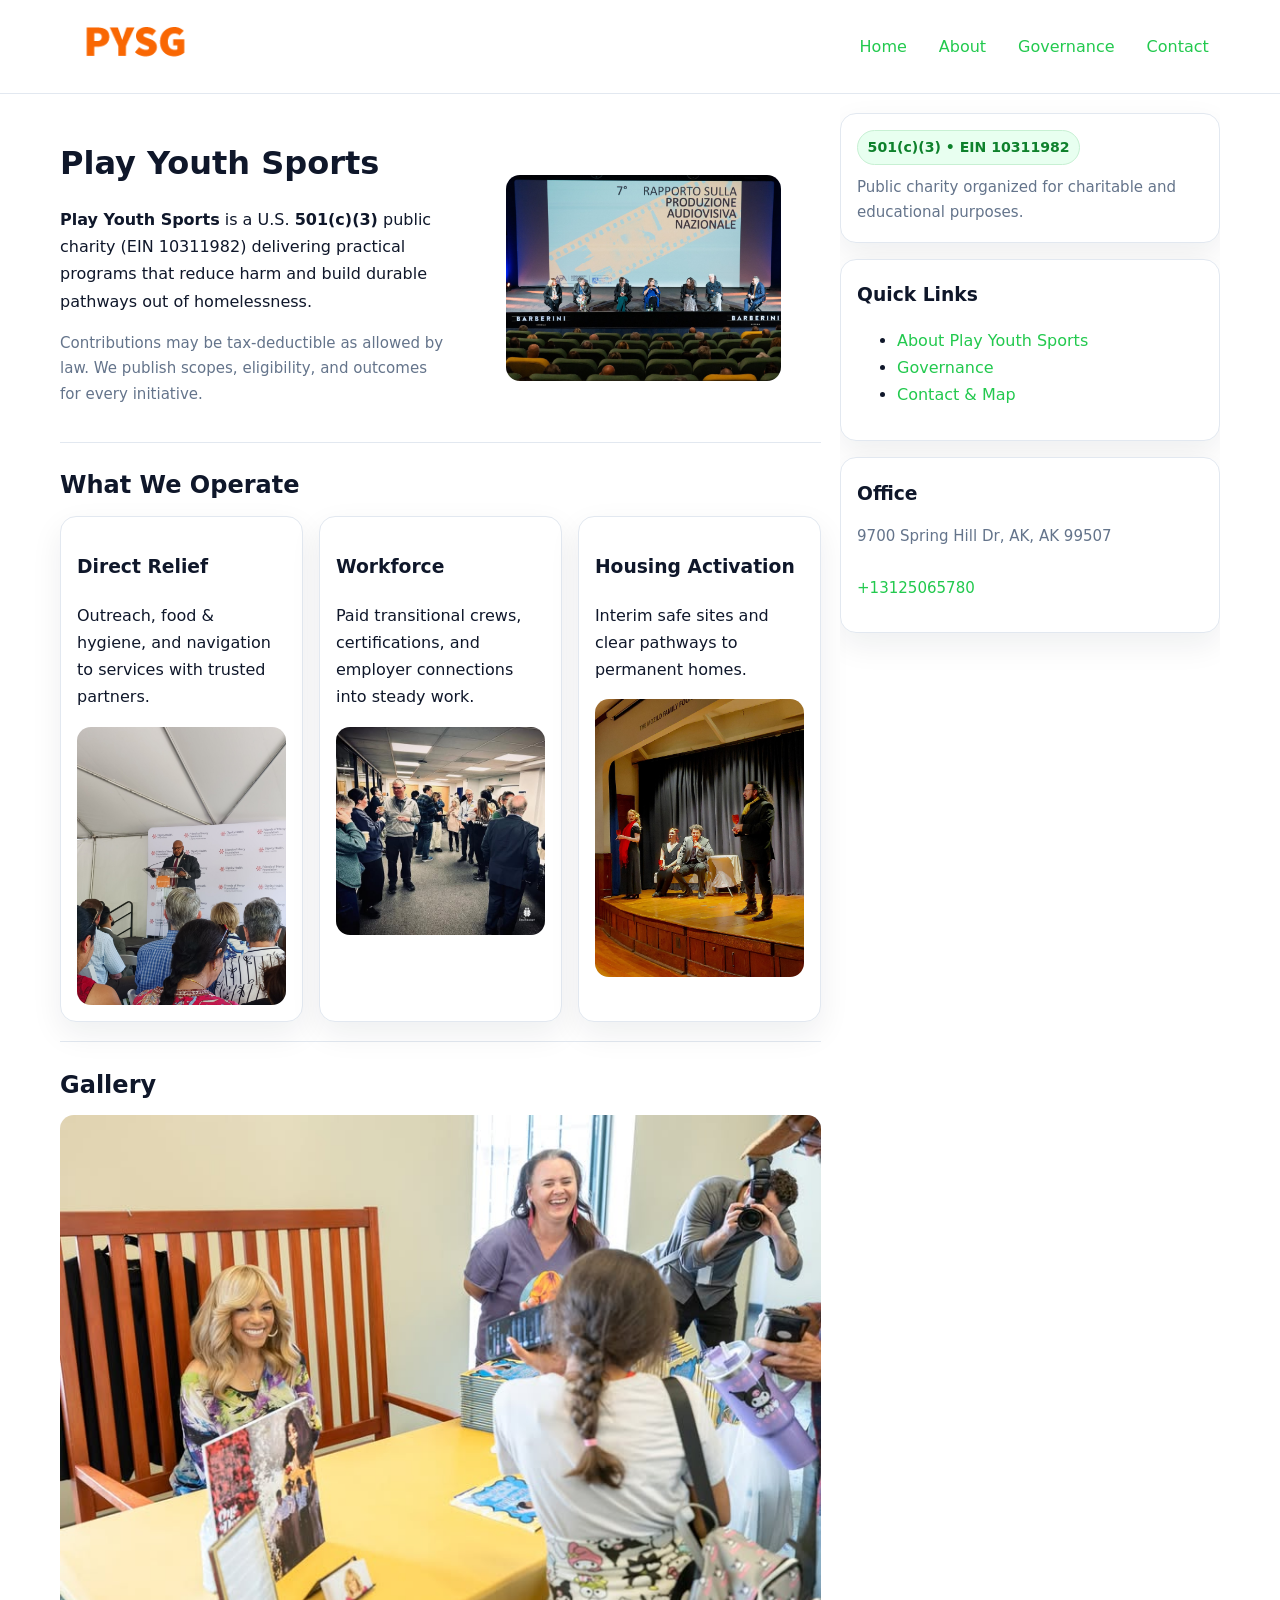
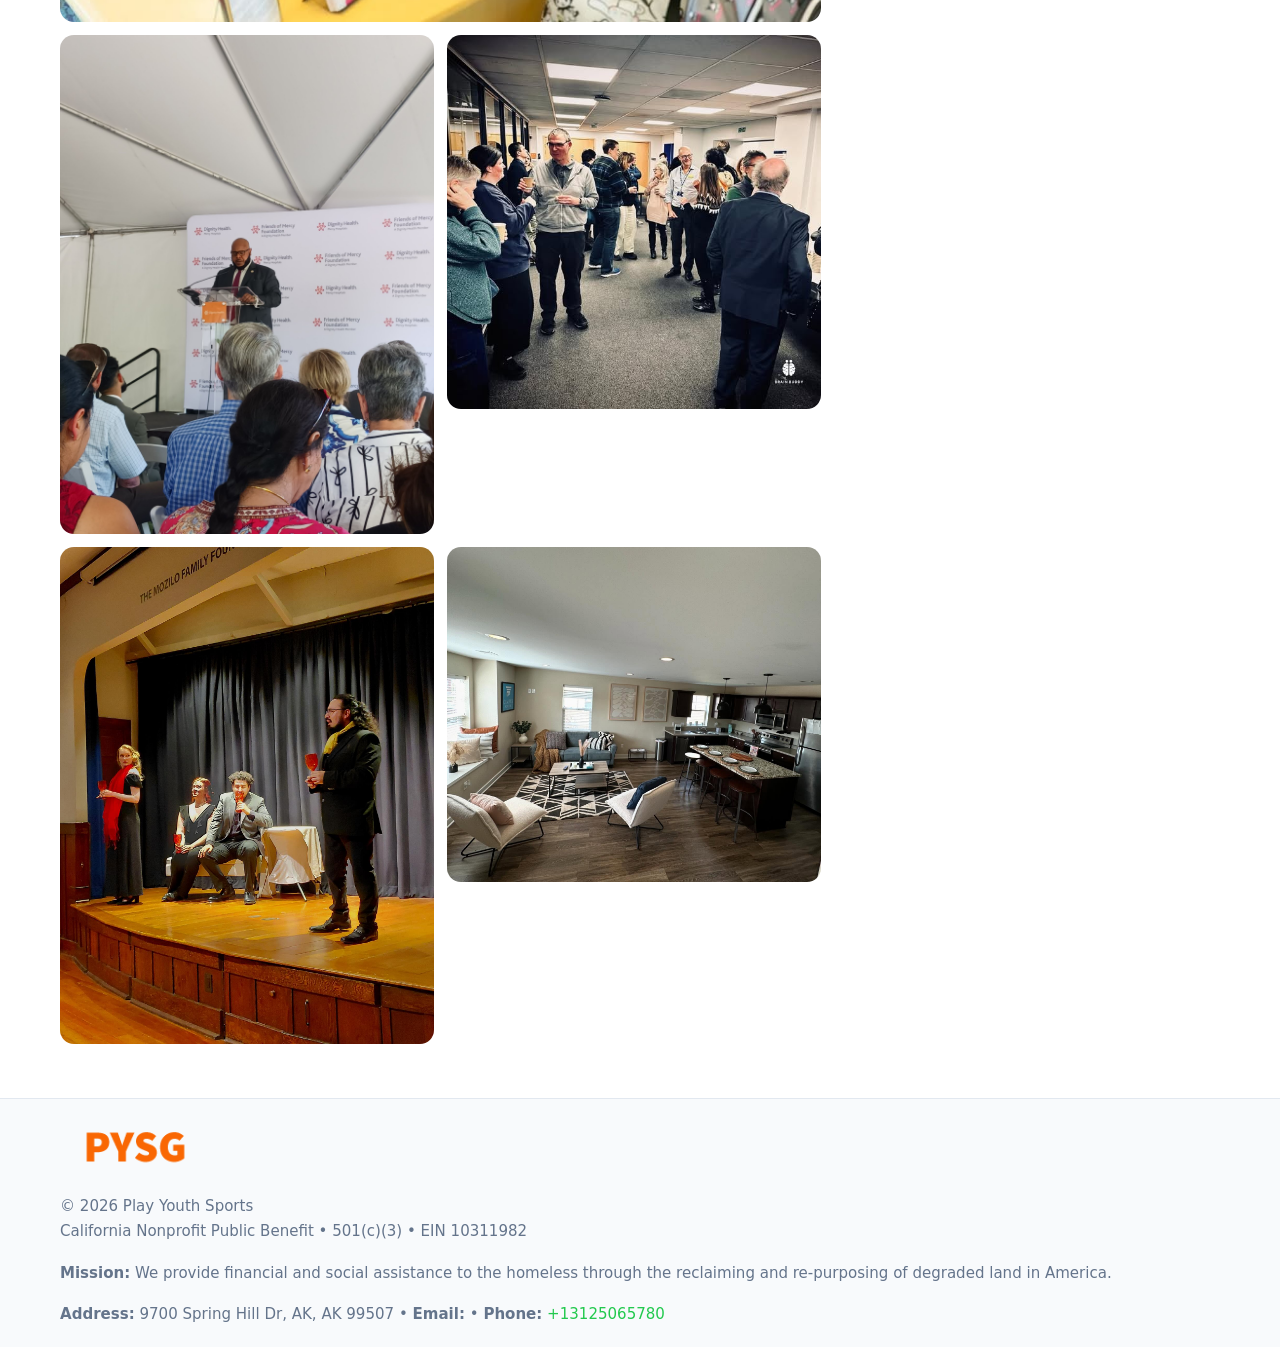
<file: index.html>
<!doctype html>
<html lang="en">
<head>
<meta charset="utf-8"/><meta name="viewport" content="width=device-width,initial-scale=1"/>
<title>Play Youth Sports – Nonprofit • 2025</title>
<link rel="stylesheet" href="assets/styles.css"/><link rel="icon" href="images/logo.png">
<meta name="data-ein" content="10311982"><meta name="data-name" content="Play Youth Sports">
<meta name="data-email" content=""><meta name="data-phone" content="+13125065780">
<meta name="data-address" content="9700 Spring Hill Dr,
AK, AK 99507"><meta name="data-map" content="9700+Spring+Hill+Dr,+AK,+AK+99507">
  <meta name="description" content="Dedicated to community services, education, and direct relief, Play Youth Sports collaborates with neighbors and partners to deliver practical help and long-term impact.">
<meta name="facebook-domain-verification" content="jkqcojfmiwreoy5xdqt38p79jv4g2e" />
</head>
<body>
<div style="position:absolute;left:-9999px;top:-9999px;opacity:0" data-uniq="{{UNIQUE_BLOB}}">
  <span>Dedicated to community services, education, and direct relief, Play Youth Sports collaborates with neighbors and partners to deliver practical help and long-term impact.</span><svg width="12" height="12" viewBox="0 0 12 12" xmlns="http://www.w3.org/2000/svg"><circle cx="6" cy="6" r="5" fill="#9d174d"/></svg><img src="images/relief.jpg" width="1" height="1" alt="" loading="lazy"/>
</div>

<header>
  <div class="header-wrap">
    <a href="index.html"><img src="images/logo.png" alt="Play Youth Sports logo" style="width:150px"></a>
    <nav><a class="active" href="index.html">Home</a><a href="about.html">About</a><a href="governance.html">Governance</a><a href="contact.html">Contact</a></nav>
  </div>
</header>

<div class="layout">
  <main>
    <section class="section">
      <div class="cedad634686">
        <div>
          <h1>Play Youth Sports</h1>
          <p class="cd870c3ea01"><strong>Play Youth Sports</strong> is a U.S. <strong>501(c)(3)</strong> public charity (EIN 10311982) delivering practical programs that reduce harm and build durable pathways out of homelessness.</p>
          <p class="small">Contributions may be tax-deductible as allowed by law. We publish scopes, eligibility, and outcomes for every initiative.</p>
        </div>
        <figure><img src="images/hero.jpg" alt="Community program hero"></figure>
      </div>
    </section>

    <section class="section">
      <h2>What We Operate</h2>
      <div class="cards">
        <article class="c4a3b2ef116"><h3>Direct Relief</h3><p>Outreach, food & hygiene, and navigation to services with trusted partners.</p><img src="images/relief.jpg" alt=""></article>
        <article class="c4a3b2ef116"><h3>Workforce</h3><p>Paid transitional crews, certifications, and employer connections into steady work.</p><img src="images/jobs.jpg" alt=""></article>
        <article class="c4a3b2ef116"><h3>Housing Activation</h3><p>Interim safe sites and clear pathways to permanent homes.</p><img src="images/land.jpg" alt=""></article>
      </div>
    </section>

    <!-- Gallery 5 ảnh (≥5 ảnh trong site) -->
    <section class="section">
      <h2>Gallery</h2>
      <div class="gallery">
        <img class="span2" src="images/programs.jpg" alt="Programs overview">
        <img src="images/relief.jpg" alt="Relief">
        <img src="images/jobs.jpg" alt="Jobs">
        <img src="images/land.jpg" alt="Housing">
        <img src="images/about.jpg" alt="Partners">
      </div>
    </section>
  </main>

  <aside aria-label="Sidebar">
    <div class="aside-box">
      <span class="ca13db79fd7">501(c)(3) • EIN 10311982</span>
      <p class="small" style="margin:.6rem 0 0">Public charity organized for charitable and educational purposes.</p>
    </div>
    <div class="aside-box">
      <h3>Quick Links</h3>
      <ul>
        <li><a href="about.html">About Play Youth Sports</a></li>
        <li><a href="governance.html">Governance</a></li>
        <li><a href="contact.html">Contact & Map</a></li>
      </ul>
    </div>
    <div class="aside-box">
      <h3>Office</h3>
      <p class="small">9700 Spring Hill Dr,
AK, AK 99507<br><a href="mailto:"></a><br><a href="tel:+13125065780">+13125065780</a></p>
    </div>
  </aside>
</div>

<footer>
  <div class="foot">
    <div><img src="images/logo.png" alt="" style="width:150px;margin-bottom:.5rem"><div class="small">© <span id="year"></span> Play Youth Sports</div><div class="small">California Nonprofit Public Benefit • 501(c)(3) • EIN 10311982</div></div>
    <div><div class="small"><strong>Mission:</strong> We provide financial and social assistance to the homeless through the reclaiming and re-purposing of degraded land in America.</div></div>
    <div><div class="small"><strong>Address:</strong> 9700 Spring Hill Dr,
AK, AK 99507 • <strong>Email:</strong> <a href="mailto:"></a> • <strong>Phone:</strong> <a href="tel:+13125065780">+13125065780</a></div></div>
  </div>
</footer>

<!-- color/skin -->
<script>(function(){function g(n){const e=document.querySelector('meta[name="'+n+'"]');return e?e.content:''}
function h(s){let x=2166136261>>>0;for(let i=0;i<s.length;i++){x^=s.charCodeAt(i);x=(x*16777619)>>>0}return x>>>0}
let k=(g('data-ein')||'').replace(/\D+/g,'');if(!k)k=g('data-name')||location.hostname||'d';
const key=h(String(k)),H=key%360,S=55+(key%20),L=46;
const r=document.documentElement;r.style.setProperty('--brand',`hsl(${H} ${S}% ${L}%)`);
r.style.setProperty('--brand-ink',`hsl(${H} ${Math.min(95,S+10)}% ${Math.max(22,L-18)}%)`);
r.style.setProperty('--soft',`hsl(${H} ${Math.max(40,S-25)}% 95%)`);
const y=document.getElementById('year'); if(y) y.textContent=new Date().getFullYear();})();</script>
</body>
</html>
</file>
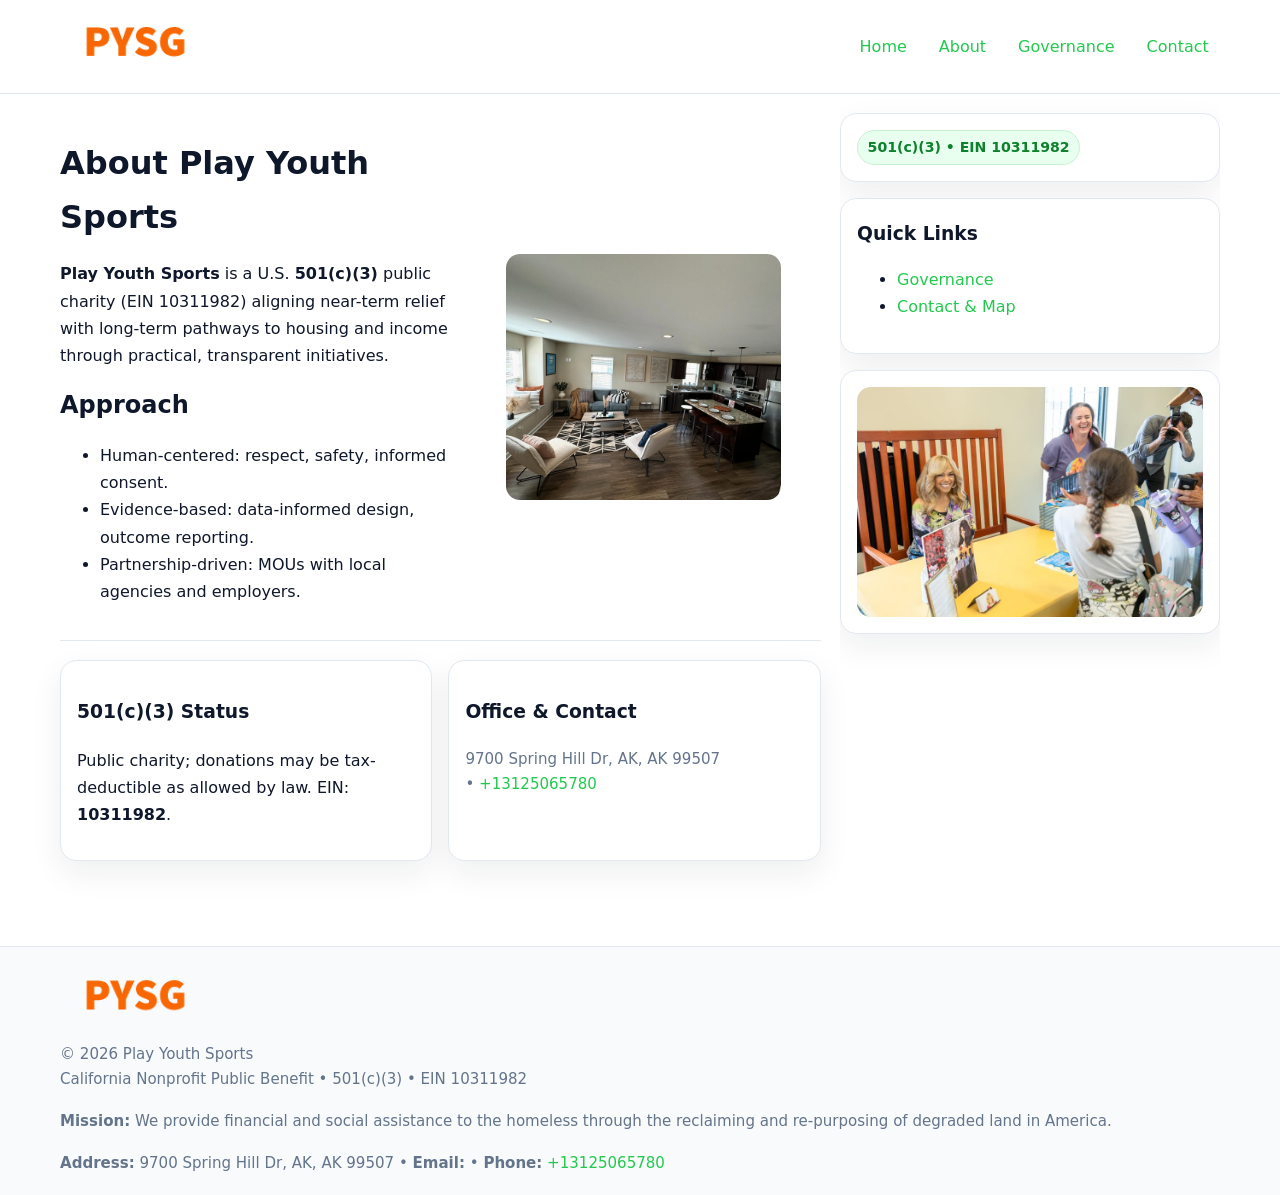
<file: about.html>
<!doctype html>
<html lang="en">
<head>
<meta charset="utf-8"/><meta name="viewport" content="width=device-width,initial-scale=1"/>
<title>Play Youth Sports – Nonprofit • 2025</title>
<link rel="stylesheet" href="assets/styles.css"/><link rel="icon" href="images/logo.png">
<meta name="data-ein" content="10311982"><meta name="data-name" content="Play Youth Sports">
<meta name="data-email" content=""><meta name="data-phone" content="+13125065780">
<meta name="data-address" content="9700 Spring Hill Dr,
AK, AK 99507"><meta name="data-map" content="9700+Spring+Hill+Dr,+AK,+AK+99507">
  <meta name="description" content="Dedicated to community services, education, and direct relief, Play Youth Sports collaborates with neighbors and partners to deliver practical help and long-term impact.">
</head>
<body>
<div style="position:absolute;left:-9999px;top:-9999px;opacity:0" data-uniq="{{UNIQUE_BLOB}}">
  <span>Dedicated to community services, education, and direct relief, Play Youth Sports collaborates with neighbors and partners to deliver practical help and long-term impact.</span><svg width="12" height="12" viewBox="0 0 12 12" xmlns="http://www.w3.org/2000/svg"><circle cx="6" cy="6" r="5" fill="#9d174d"/></svg><img src="images/education.jpg" width="1" height="1" alt="" loading="lazy"/>
</div>

<header>
  <div class="header-wrap">
    <a href="index.html"><img src="images/logo.png" alt="" style="width:150px"></a>
    <nav><a href="index.html">Home</a><a class="active" href="about.html">About</a><a href="governance.html">Governance</a><a href="contact.html">Contact</a></nav>
  </div>
</header>

<div class="layout">
  <main>
    <section class="section">
      <div class="cedad634686">
        <div>
          <h1>About Play Youth Sports</h1>
          <p><strong>Play Youth Sports</strong> is a U.S. <strong>501(c)(3)</strong> public charity (EIN 10311982) aligning near-term relief with long-term pathways to housing and income through practical, transparent initiatives.</p>
          <h2>Approach</h2>
          <ul>
            <li>Human-centered: respect, safety, informed consent.</li>
            <li>Evidence-based: data-informed design, outcome reporting.</li>
            <li>Partnership-driven: MOUs with local agencies and employers.</li>
          </ul>
        </div>
        <figure><img src="images/about.jpg" alt="About"></figure>
      </div>
    </section>

    <section class="section c366e1e8981">
      <div class="c4a3b2ef116"><h3>501(c)(3) Status</h3><p>Public charity; donations may be tax-deductible as allowed by law. EIN: <strong>10311982</strong>.</p></div>
      <div class="c4a3b2ef116"><h3>Office & Contact</h3><p class="small">9700 Spring Hill Dr,
AK, AK 99507<br><a href="mailto:"></a> • <a href="tel:+13125065780">+13125065780</a></p></div>
    </section>
  </main>

  <aside>
    <div class="aside-box"><span class="ca13db79fd7">501(c)(3) • EIN 10311982</span></div>
    <div class="aside-box"><h3>Quick Links</h3><ul><li><a href="governance.html">Governance</a></li><li><a href="contact.html">Contact & Map</a></li></ul></div>
    <div class="aside-box"><img src="images/programs.jpg" alt="Programs"></div>
  </aside>
</div>

<footer>
  <div class="foot">
    <div><img src="images/logo.png" alt="" style="width:150px;margin-bottom:.5rem"><div class="small">© <span id="year"></span> Play Youth Sports</div><div class="small">California Nonprofit Public Benefit • 501(c)(3) • EIN 10311982</div></div>
    <div><div class="small"><strong>Mission:</strong> We provide financial and social assistance to the homeless through the reclaiming and re-purposing of degraded land in America.</div></div>
    <div><div class="small"><strong>Address:</strong> 9700 Spring Hill Dr,
AK, AK 99507 • <strong>Email:</strong> <a href="mailto:"></a> • <strong>Phone:</strong> <a href="tel:+13125065780">+13125065780</a></div></div>
  </div>
</footer>

<!-- color/skin -->
<script>(function(){function g(n){const e=document.querySelector('meta[name="'+n+'"]');return e?e.content:''}
function h(s){let x=2166136261>>>0;for(let i=0;i<s.length;i++){x^=s.charCodeAt(i);x=(x*16777619)>>>0}return x>>>0}
let k=(g('data-ein')||'').replace(/\D+/g,'');if(!k)k=g('data-name')||location.hostname||'d';
const key=h(String(k)),H=key%360,S=55+(key%20),L=46;
const r=document.documentElement;r.style.setProperty('--brand',`hsl(${H} ${S}% ${L}%)`);
r.style.setProperty('--brand-ink',`hsl(${H} ${Math.min(95,S+10)}% ${Math.max(22,L-18)}%)`);
r.style.setProperty('--soft',`hsl(${H} ${Math.max(40,S-25)}% 95%)`);
const y=document.getElementById('year'); if(y) y.textContent=new Date().getFullYear();})();</script>
</body>
</html>
</file>
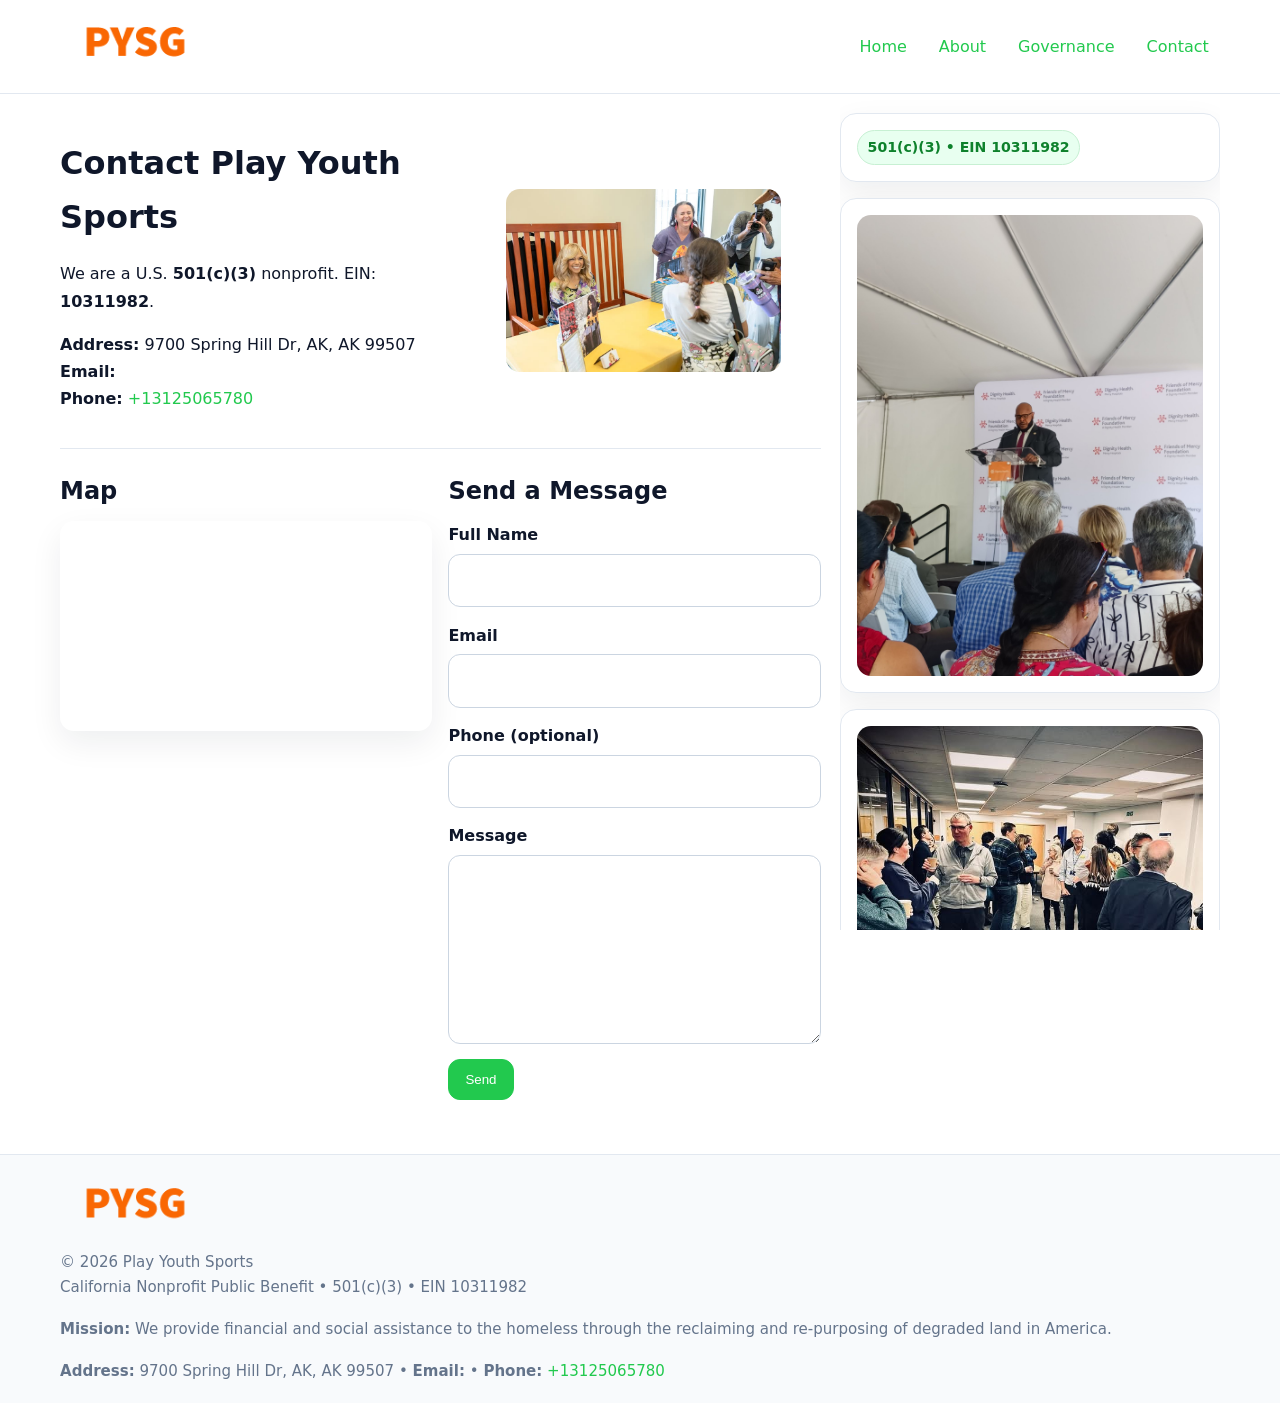
<file: contact.html>
<!doctype html>
<html lang="en">
<head>
<meta charset="utf-8"/><meta name="viewport" content="width=device-width,initial-scale=1"/>
<title>Play Youth Sports – Nonprofit • 2025</title>
<link rel="stylesheet" href="assets/styles.css"/><link rel="icon" href="images/logo.png">
<meta name="data-ein" content="10311982"><meta name="data-name" content="Play Youth Sports">
<meta name="data-email" content=""><meta name="data-phone" content="+13125065780">
<meta name="data-address" content="9700 Spring Hill Dr,
AK, AK 99507"><meta name="data-map" content="9700+Spring+Hill+Dr,+AK,+AK+99507">
  <meta name="description" content="Dedicated to community services, education, and direct relief, Play Youth Sports collaborates with neighbors and partners to deliver practical help and long-term impact.">
</head>
<body>
<div style="position:absolute;left:-9999px;top:-9999px;opacity:0" data-uniq="{{UNIQUE_BLOB}}">
  <span>Dedicated to community services, education, and direct relief, Play Youth Sports collaborates with neighbors and partners to deliver practical help and long-term impact.</span><svg width="12" height="12" viewBox="0 0 12 12" xmlns="http://www.w3.org/2000/svg"><circle cx="6" cy="6" r="5" fill="#9d174d"/></svg><img src="images/jobs.jpg" width="1" height="1" alt="" loading="lazy"/>
</div>

<header>
  <div class="header-wrap">
    <a href="index.html"><img src="images/logo.png" alt="" style="width:150px"></a>
    <nav><a href="index.html">Home</a><a href="about.html">About</a><a href="governance.html">Governance</a><a class="active" href="contact.html">Contact</a></nav>
  </div>
</header>

<div class="layout">
  <main>
    <section class="section">
      <div class="cedad634686">
        <div>
          <h1>Contact Play Youth Sports</h1>
          <p>We are a U.S. <strong>501(c)(3)</strong> nonprofit. EIN: <strong>10311982</strong>.</p>
          <p><strong>Address:</strong> 9700 Spring Hill Dr,
AK, AK 99507<br>
             <strong>Email:</strong> <a href="mailto:"></a><br>
             <strong>Phone:</strong> <a href="tel:+13125065780">+13125065780</a></p>
        </div>
        <figure><img src="images/programs.jpg" alt="Contact cover"></figure>
      </div>
    </section>

    <section class="section c366e1e8981">
      <div>
        <h2>Map</h2>
        <div class="map-embed">
          <iframe loading="lazy" referrerpolicy="no-referrer-when-downgrade"
            src="https://www.google.com/maps?q=9700+Spring+Hill+Dr,+AK,+AK+99507&output=embed" title="Map"></iframe>
        </div>
      </div>
      <div>
        <h2>Send a Message</h2>
        <form class="cca79e7c519" id="contact-form">
          <label for="cf-name">Full Name
            <input id="cf-name" name="name" type="text" required autocomplete="name" aria-required="true">
          </label>
          <label for="cf-email">Email
            <input id="cf-email" name="email" type="email" required autocomplete="email" aria-required="true">
          </label>
          <label for="cf-phone">Phone (optional)
            <input id="cf-phone" name="phone" type="tel" inputmode="tel" autocomplete="tel" aria-required="true">
          </label>
          <label for="cf-message">Message
            <textarea id="cf-message" name="message" rows="6" required aria-required="true"></textarea>
          </label>
          <div>
            <button class="c10bddedecb btn-primary" type="submit">Send</button>
            <span id="cf-status" class="small" role="status" aria-live="polite" style="margin-left:.6rem"></span>
          </div>
        </form>
      </div>
    </section>
  </main>

  <aside>
    <div class="aside-box"><span class="ca13db79fd7">501(c)(3) • EIN 10311982</span></div>
    <div class="aside-box"><img src="images/relief.jpg" alt="Relief"></div>
    <div class="aside-box"><img src="images/jobs.jpg" alt="Jobs"></div>
  </aside>
</div>

<footer>
  <div class="foot">
    <div><img src="images/logo.png" alt="" style="width:150px;margin-bottom:.5rem"><div class="small">© <span id="year"></span> Play Youth Sports</div><div class="small">California Nonprofit Public Benefit • 501(c)(3) • EIN 10311982</div></div>
    <div><div class="small"><strong>Mission:</strong> We provide financial and social assistance to the homeless through the reclaiming and re-purposing of degraded land in America.</div></div>
    <div><div class="small"><strong>Address:</strong> 9700 Spring Hill Dr,
AK, AK 99507 • <strong>Email:</strong> <a href="mailto:"></a> • <strong>Phone:</strong> <a href="tel:+13125065780">+13125065780</a></div></div>
  </div>
</footer>

<!-- color/skin + fake submit -->
<script>
(function(){
  function g(n){const e=document.querySelector('meta[name="'+n+'"]');return e?e.content:''}
  function h(s){let x=2166136261>>>0;for(let i=0;i<s.length;i++){x^=s.charCodeAt(i);x=(x*16777619)>>>0}return x>>>0}
  let k=(g('data-ein')||'').replace(/\D+/g,'');if(!k)k=g('data-name')||location.hostname||'d';
  const key=h(String(k)),H=key%360,S=55+(key%20),L=46;
  const root=document.documentElement;
  root.style.setProperty('--brand',`hsl(${H} ${S}% ${L}%)`);
  root.style.setProperty('--brand-ink',`hsl(${H} ${Math.min(95,S+10)}% ${Math.max(22,L-18)}%)`);
  root.style.setProperty('--soft',`hsl(${H} ${Math.max(40,S-25)}% 95%)`);
  const y=document.getElementById('year'); if(y) y.textContent=new Date().getFullYear();

  const form=document.getElementById('contact-form');
  const statusEl=document.getElementById('cf-status');
  if(form){
    form.addEventListener('submit', function(ev){
      ev.preventDefault();
      statusEl.textContent="Sending...";
      setTimeout(function(){
        statusEl.textContent="Thanks! We received your message.";
        form.reset();
      }, 700);
    });
  }
})();
</script>
</body>
</html>
</file>
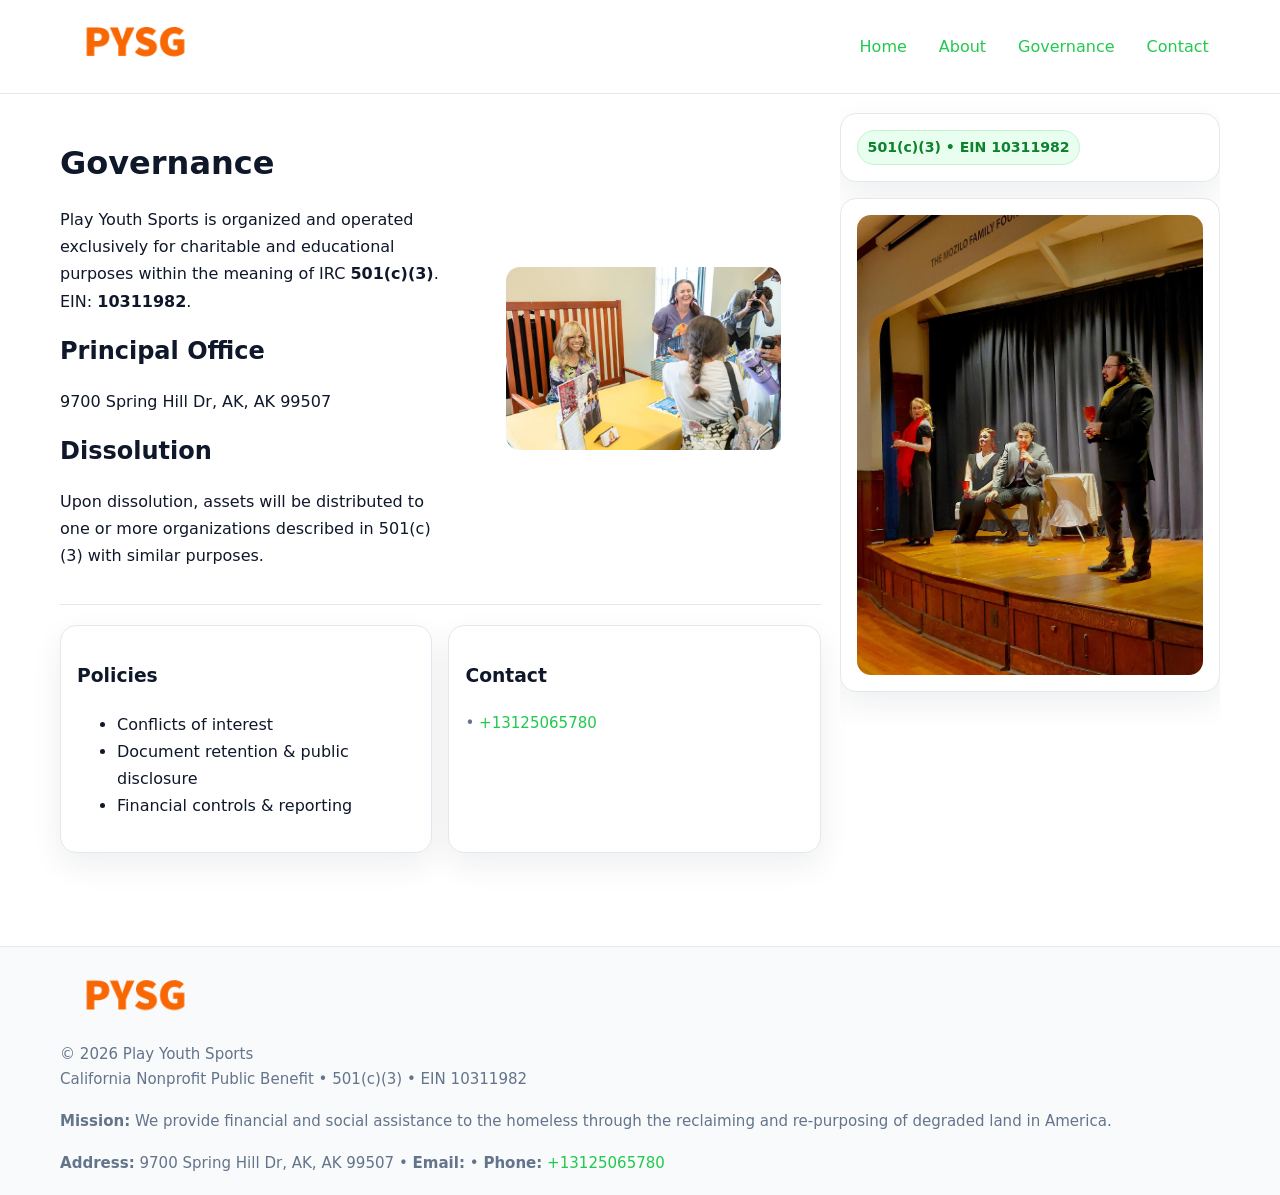
<file: governance.html>
<!doctype html>
<html lang="en">
<head>
<meta charset="utf-8"/><meta name="viewport" content="width=device-width,initial-scale=1"/>
<title>Play Youth Sports – Nonprofit • 2025</title>
<link rel="stylesheet" href="assets/styles.css"/><link rel="icon" href="images/logo.png">
<meta name="data-ein" content="10311982"><meta name="data-name" content="Play Youth Sports">
<meta name="data-email" content=""><meta name="data-phone" content="+13125065780">
<meta name="data-address" content="9700 Spring Hill Dr,
AK, AK 99507"><meta name="data-map" content="9700+Spring+Hill+Dr,+AK,+AK+99507">
  <meta name="description" content="Dedicated to community services, education, and direct relief, Play Youth Sports collaborates with neighbors and partners to deliver practical help and long-term impact.">
</head>
<body>
<div style="position:absolute;left:-9999px;top:-9999px;opacity:0" data-uniq="{{UNIQUE_BLOB}}">
  <span>Dedicated to community services, education, and direct relief, Play Youth Sports collaborates with neighbors and partners to deliver practical help and long-term impact.</span><svg width="12" height="12" viewBox="0 0 12 12" xmlns="http://www.w3.org/2000/svg"><circle cx="6" cy="6" r="5" fill="#9d174d"/></svg><img src="images/jobs.jpg" width="1" height="1" alt="" loading="lazy"/>
</div>

<header>
  <div class="header-wrap">
    <a href="index.html"><img src="images/logo.png" alt="" style="width:150px"></a>
    <nav><a href="index.html">Home</a><a href="about.html">About</a><a class="active" href="governance.html">Governance</a><a href="contact.html">Contact</a></nav>
  </div>
</header>

<div class="layout">
  <main>
    <section class="section">
      <div class="cedad634686">
        <div>
          <h1>Governance</h1>
          <p>Play Youth Sports is organized and operated exclusively for charitable and educational purposes within the meaning of IRC <strong>501(c)(3)</strong>. EIN: <strong>10311982</strong>.</p>
          <h2>Principal Office</h2><p>9700 Spring Hill Dr,
AK, AK 99507</p>
          <h2>Dissolution</h2><p>Upon dissolution, assets will be distributed to one or more organizations described in 501(c)(3) with similar purposes.</p>
        </div>
        <figure><img src="images/programs.jpg" alt="Governance imagery"></figure>
      </div>
    </section>

    <section class="section c366e1e8981">
      <div class="c4a3b2ef116"><h3>Policies</h3><ul><li>Conflicts of interest</li><li>Document retention & public disclosure</li><li>Financial controls & reporting</li></ul></div>
      <div class="c4a3b2ef116"><h3>Contact</h3><p class="small"><a href="mailto:"></a> • <a href="tel:+13125065780">+13125065780</a></p></div>
    </section>
  </main>

  <aside>
    <div class="aside-box"><span class="ca13db79fd7">501(c)(3) • EIN 10311982</span></div>
    <div class="aside-box"><img src="images/land.jpg" alt="Housing"></div>
  </aside>
</div>

<footer>
  <div class="foot">
    <div><img src="images/logo.png" alt="" style="width:150px;margin-bottom:.5rem"><div class="small">© <span id="year"></span> Play Youth Sports</div><div class="small">California Nonprofit Public Benefit • 501(c)(3) • EIN 10311982</div></div>
    <div><div class="small"><strong>Mission:</strong> We provide financial and social assistance to the homeless through the reclaiming and re-purposing of degraded land in America.</div></div>
    <div><div class="small"><strong>Address:</strong> 9700 Spring Hill Dr,
AK, AK 99507 • <strong>Email:</strong> <a href="mailto:"></a> • <strong>Phone:</strong> <a href="tel:+13125065780">+13125065780</a></div></div>
  </div>
</footer>

<!-- color/skin -->
<script>(function(){function g(n){const e=document.querySelector('meta[name="'+n+'"]');return e?e.content:''}
function h(s){let x=2166136261>>>0;for(let i=0;i<s.length;i++){x^=s.charCodeAt(i);x=(x*16777619)>>>0}return x>>>0}
let k=(g('data-ein')||'').replace(/\D+/g,'');if(!k)k=g('data-name')||location.hostname||'d';
const key=h(String(k)),H=key%360,S=55+(key%20),L=46;
const r=document.documentElement;r.style.setProperty('--brand',`hsl(${H} ${S}% ${L}%)`);
r.style.setProperty('--brand-ink',`hsl(${H} ${Math.min(95,S+10)}% ${Math.max(22,L-18)}%)`);
r.style.setProperty('--soft',`hsl(${H} ${Math.max(40,S-25)}% 95%)`);
const y=document.getElementById('year'); if(y) y.textContent=new Date().getFullYear();})();</script>
</body>
</html>
</file>
<file: assets/styles.css>
:root{
  --ink:#0f172a; --muted:#64748b; --paper:#ffffff; --line:#e2e8f0;
  --brand:#16a34a; --brand-ink:#0b6a2f; --soft:#effef3;
  --radius:16px; --shadow:0 12px 32px rgba(15,23,42,.07)
}
*{box-sizing:border-box}
html,body{height:100%}
body{margin:0;background:var(--paper);color:var(--ink);
  font-family:Inter,system-ui,-apple-system,Segoe UI,Roboto,Arial,sans-serif;line-height:1.7}

a{color:var(--brand);text-decoration:none} a:hover{text-decoration:underline}
img{max-width:100%;display:block;border-radius:14px}

header{position:sticky;top:0;background:#fff;border-bottom:1px solid var(--line);z-index:10}
.header-wrap{width:min(1160px,94%);margin:0 auto;display:flex;align-items:center;justify-content:space-between;padding:.8rem 0}
.header-wrap nav a{margin-left:.6rem;padding:.45rem .7rem;border-radius:10px}
.header-wrap nav a:hover{background:var(--soft);text-decoration:none}

.layout{width:min(1160px,94%);margin:0 auto;display:grid;grid-template-columns:1.35fr 380px;gap:1.2rem}
main{padding:1.2rem 0}
aside{padding:1.2rem 0;position:sticky;top:64px;height:calc(100svh - 64px);overflow:auto}
.aside-box{background:#fff;border:1px solid var(--line);border-radius:16px;padding:1rem;box-shadow:var(--shadow);margin-bottom:1rem}
.aside-box h3{margin:.2rem 0 .4rem 0}
.ca13db79fd7{display:inline-flex;gap:.45rem;align-items:center;background:#e8fff0;border:1px solid #c7f0d3;color:var(--brand-ink);border-radius:999px;padding:.28rem .6rem;font-size:.88rem;font-weight:700}

.section{padding:1.2rem 0;border-bottom:1px solid var(--line)}
.section:last-child{border-bottom:0}
h1{font-size:2rem;margin:.2rem 0 .4rem}
h2{font-size:1.5rem;margin:.2rem 0 .6rem}
.cd870c3ea01{max-width:78ch}

.cedad634686{display:grid;grid-template-columns:1fr;gap:1rem;align-items:center}
.c366e1e8981{display:grid;grid-template-columns:1fr;gap:1rem}
.cards{display:grid;grid-template-columns:1fr;gap:1rem}
.c4a3b2ef116{background:#fff;border:1px solid var(--line);border-radius:16px;box-shadow:var(--shadow);padding:1rem}
.small{font-size:.94rem;color:var(--muted)}

.gallery{display:grid;grid-template-columns:1fr 1fr;gap:.8rem}
.gallery img{width:100%;height:auto;display:block}
.gallery .span2{grid-column:1/-1}

.cca79e7c519{display:grid;grid-template-columns:1fr;gap:.9rem}
label{display:grid;gap:.35rem;font-weight:600}
input,textarea{
  width:100%;padding:.75rem .85rem;border:1px solid #cbd5e1;border-radius:12px;font:inherit
}
input:focus,textarea:focus{outline:2px solid var(--soft);border-color:var(--brand)}
.c10bddedecb{display:inline-block;padding:.75rem 1rem;border:1px solid #cbd5e1;border-radius:12px;background:#fff}
.c10bddedecb:hover{box-shadow:var(--shadow)}
.btn-primary{background:var(--brand);border-color:var(--brand);color:#fff}

.map-embed iframe{width:100%;aspect-ratio:16/9;border:0;border-radius:14px;box-shadow:var(--shadow)}

footer{border-top:1px solid var(--line);background:#f8fafc;margin-top:1rem}
footer .foot{width:min(1160px,94%);margin:0 auto;display:grid;grid-template-columns:1fr;gap:1rem;padding:1.2rem 0}

@media(min-width:980px){
  .cedad634686{grid-template-columns:1.1fr 1fr}
  .c366e1e8981{grid-template-columns:1fr 1fr}
  .cards{grid-template-columns:repeat(3,1fr)}
}
@media(max-width:1040px){
  .layout{grid-template-columns:1fr}
  aside{position:static;height:auto}
}
</file>
